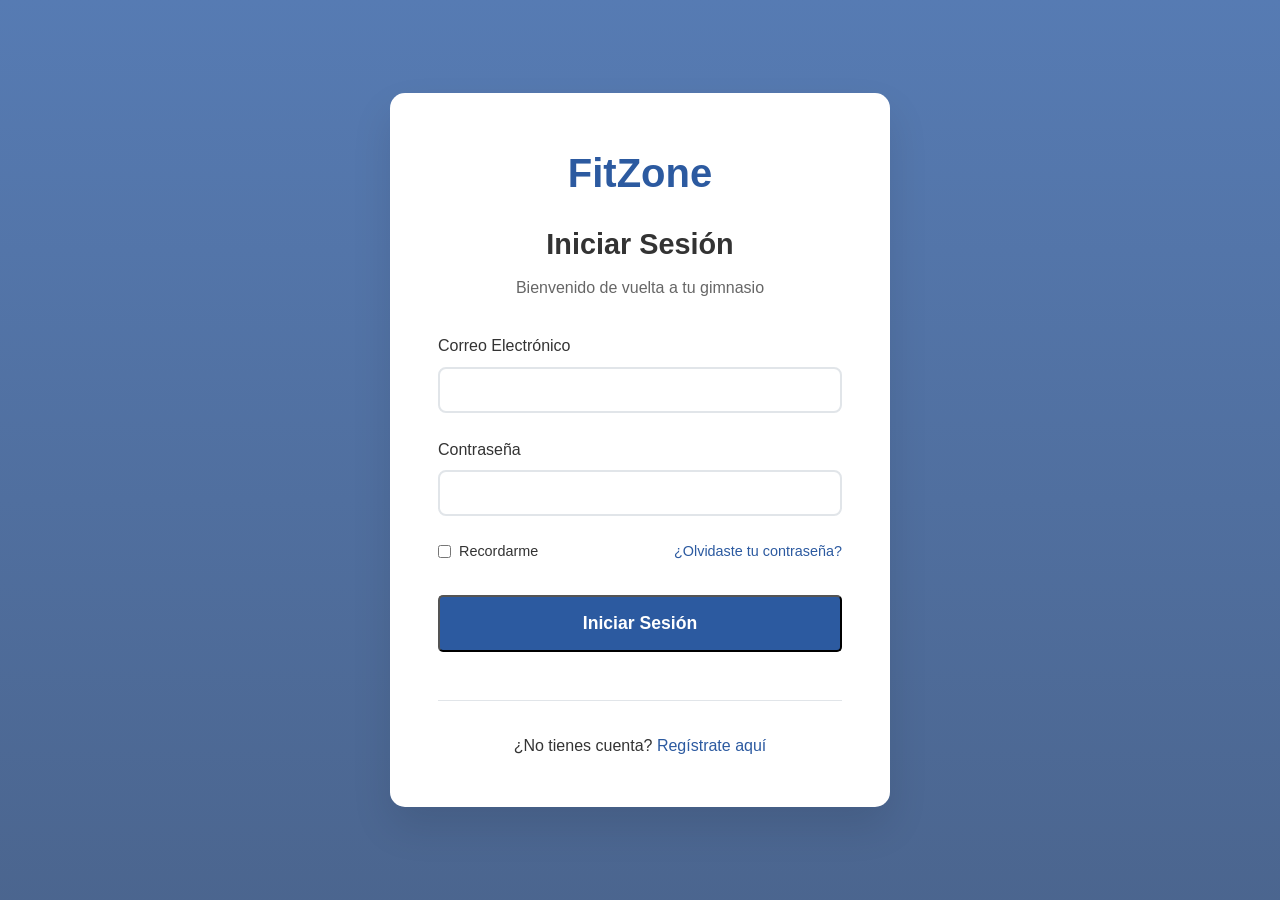
<file: login.html>
<!DOCTYPE html>
<html lang="es">
<head>
    <meta charset="UTF-8">
    <meta name="viewport" content="width=device-width, initial-scale=1.0">
    <title>Iniciar Sesión - FitZone</title>
    <link rel="stylesheet" href="styles.css">
    <link rel="stylesheet" href="auth.css">
</head>
<body>
    <div class="auth-container">
        <div class="auth-card">
            <div class="auth-header">
                <h1><a href="index.html">FitZone</a></h1>
                <h2>Iniciar Sesión</h2>
                <p>Bienvenido de vuelta a tu gimnasio</p>
            </div>
            
            <form class="auth-form" id="loginForm">
                <div class="form-group">
                    <label for="email">Correo Electrónico</label>
                    <input type="email" id="email" name="email" required>
                </div>
                
                <div class="form-group">
                    <label for="password">Contraseña</label>
                    <input type="password" id="password" name="password" required>
                </div>
                
                <div class="form-options">
                    <label class="checkbox-label">
                        <input type="checkbox" name="remember">
                        <span>Recordarme</span>
                    </label>
                    <a href="#" class="forgot-password">¿Olvidaste tu contraseña?</a>
                </div>
                
                <button type="submit" class="btn-primary btn-full">Iniciar Sesión</button>
            </form>
            
            <div class="auth-footer">
                <p>¿No tienes cuenta? <a href="register.html">Regístrate aquí</a></p>
            </div>
        </div>
    </div>
    
    <script src="auth.js"></script>
</body>
</html>
</file>
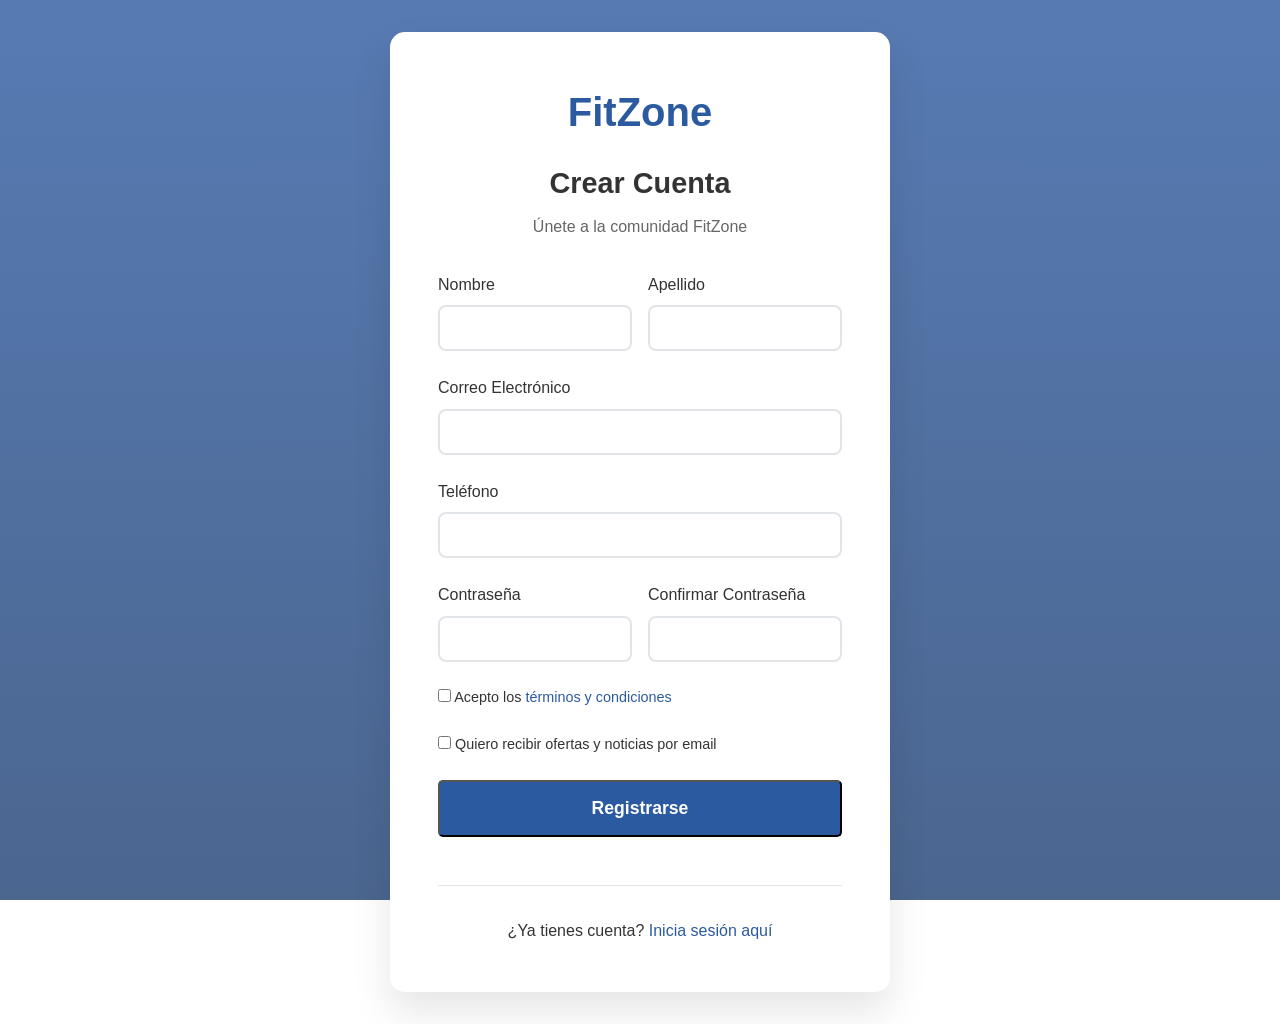
<file: register.html>
<!DOCTYPE html>
<html lang="es">
<head>
    <meta charset="UTF-8">
    <meta name="viewport" content="width=device-width, initial-scale=1.0">
    <title>Registrarse - FitZone</title>
    <link rel="stylesheet" href="styles.css">
    <link rel="stylesheet" href="auth.css">
</head>
<body>
    <div class="auth-container">
        <div class="auth-card">
            <div class="auth-header">
                <h1><a href="index.html">FitZone</a></h1>
                <h2>Crear Cuenta</h2>
                <p>Únete a la comunidad FitZone</p>
            </div>
            
            <form class="auth-form" id="registerForm">
                <div class="form-row">
                    <div class="form-group">
                        <label for="firstName">Nombre</label>
                        <input type="text" id="firstName" name="firstName" required>
                    </div>
                    <div class="form-group">
                        <label for="lastName">Apellido</label>
                        <input type="text" id="lastName" name="lastName" required>
                    </div>
                </div>
                
                <div class="form-group">
                    <label for="email">Correo Electrónico</label>
                    <input type="email" id="email" name="email" required>
                </div>
                
                <div class="form-group">
                    <label for="phone">Teléfono</label>
                    <input type="tel" id="phone" name="phone" required>
                </div>
                
                <div class="form-row">
                    <div class="form-group">
                        <label for="password">Contraseña</label>
                        <input type="password" id="password" name="password" required>
                    </div>
                    <div class="form-group">
                        <label for="confirmPassword">Confirmar Contraseña</label>
                        <input type="password" id="confirmPassword" name="confirmPassword" required>
                    </div>
                </div>
                
                <div class="form-group">
                    <label class="checkbox-label">
                        <input type="checkbox" name="terms" required>
                        <span>Acepto los <a href="#" target="_blank">términos y condiciones</a></span>
                    </label>
                </div>
                
                <div class="form-group">
                    <label class="checkbox-label">
                        <input type="checkbox" name="newsletter">
                        <span>Quiero recibir ofertas y noticias por email</span>
                    </label>
                </div>
                
                <button type="submit" class="btn-primary btn-full">Registrarse</button>
            </form>
            
            <div class="auth-footer">
                <p>¿Ya tienes cuenta? <a href="login.html">Inicia sesión aquí</a></p>
            </div>
        </div>
    </div>
    
    <script src="auth.js"></script>
</body>
</html>
</file>
<file: styles.css>
/* Reset y configuración base */
* {
    margin: 0;
    padding: 0;
    box-sizing: border-box;
}

body {
    font-family: 'Arial', sans-serif;
    line-height: 1.6;
    color: #333;
}

.container {
    max-width: 1200px;
    margin: 0 auto;
    padding: 0 20px;
}

/* Encabezado */
.header {
    background: #fff;
    box-shadow: 0 2px 10px rgba(0,0,0,0.1);
    position: fixed;
    width: 100%;
    top: 0;
    z-index: 1000;
}

.header .container {
    display: flex;
    justify-content: space-between;
    align-items: center;
    padding: 1rem 20px;
}

.logo h1 {
    color: #2c5aa0;
    font-size: 2rem;
    font-weight: bold;
}

.nav ul {
    display: flex;
    list-style: none;
    gap: 2rem;
}

.nav a {
    text-decoration: none;
    color: #333;
    font-weight: 500;
    transition: color 0.3s;
}

.nav a:hover {
    color: #2c5aa0;
}

.auth-buttons {
    display: flex;
    gap: 1rem;
}

/* Botones */
.btn-primary, .btn-secondary, .btn-cta {
    padding: 0.75rem 1.5rem;
    text-decoration: none;
    border-radius: 5px;
    font-weight: 600;
    transition: all 0.3s;
    display: inline-block;
    text-align: center;
}

.btn-primary {
    background: #2c5aa0;
    color: white;
}

.btn-primary:hover {
    background: #1e3f73;
}

.btn-secondary {
    background: transparent;
    color: #2c5aa0;
    border: 2px solid #2c5aa0;
}

.btn-secondary:hover {
    background: #2c5aa0;
    color: white;
}

.btn-cta {
    background: #ff6b35;
    color: white;
    font-size: 1.1rem;
    padding: 1rem 2rem;
}

.btn-cta:hover {
    background: #e55a2b;
    transform: translateY(-2px);
}

/* Sección Hero */
.hero {
    position: relative;
    height: 100vh;
    display: flex;
    align-items: center;
    justify-content: center;
    text-align: center;
    color: white;
    overflow: hidden;
}

.hero-image {
    position: absolute;
    top: 0;
    left: 0;
    width: 100%;
    height: 100%;
    z-index: 1;
}

.hero-image img {
    width: 100%;
    height: 100%;
    object-fit: cover;
    object-position: center;
    filter: brightness(0.4);
}

.hero-image::after {
    content: '';
    position: absolute;
    top: 0;
    left: 0;
    width: 100%;
    height: 100%;
    background: linear-gradient(rgba(44, 90, 160, 0.6), rgba(44, 90, 160, 0.4));
    z-index: 2;
}

.hero-content {
    position: relative;
    z-index: 3;
    max-width: 800px;
    padding: 0 2rem;
}

.hero-content h2 {
    font-size: 3rem;
    margin-bottom: 1rem;
    font-weight: 700;
}

.hero-content p {
    font-size: 1.2rem;
    margin-bottom: 2rem;
    max-width: 600px;
}

/* Planes Destacados */
.featured-plans {
    padding: 5rem 0;
    background: #f8f9fa;
}

.featured-plans h2 {
    text-align: center;
    font-size: 2.5rem;
    margin-bottom: 3rem;
    color: #333;
}

.plans-grid {
    display: grid;
    grid-template-columns: repeat(auto-fit, minmax(320px, 1fr));
    gap: 2rem;
    max-width: 1200px;
    margin: 0 auto;
}

.plan-card {
    background: white;
    padding: 0;
    border-radius: 15px;
    box-shadow: 0 5px 15px rgba(0,0,0,0.1);
    text-align: center;
    transition: transform 0.3s;
    overflow: hidden;
    max-width: 350px;
    margin: 0 auto;
}

.plan-image {
    width: 100%;
    height: 220px;
    overflow: hidden;
    border-radius: 15px 15px 0 0;
}

.plan-image img {
    width: 100%;
    height: 100%;
    object-fit: cover;
    object-position: center;
    transition: transform 0.3s;
}

.plan-card:hover .plan-image img {
    transform: scale(1.05);
}

.plan-card h3,
.plan-card .price,
.plan-card ul,
.plan-card .btn-cart {
    padding-left: 2rem;
    padding-right: 2rem;
}

.plan-card h3 {
    padding-top: 1.5rem;
    font-size: 1.4rem;
    color: #333;
    margin-bottom: 1rem;
}

.plan-card .price {
    font-size: 2rem;
    font-weight: bold;
    color: #2c5aa0;
    margin-bottom: 1.5rem;
}

.plan-card ul {
    list-style: none;
    text-align: left;
    margin-bottom: 2rem;
}

.plan-card .btn-cart {
    margin: 0 2rem 2rem 2rem;
    padding: 0.75rem 1.5rem;
    width: calc(100% - 4rem);
}

.plan-card:hover {
    transform: translateY(-5px);
}

.plan-card.featured {
    border: 3px solid #2c5aa0;
    transform: scale(1.05);
}

.plan-card h3 {
    font-size: 1.5rem;
    margin-bottom: 1rem;
    color: #333;
}

.price {
    font-size: 2rem;
    font-weight: bold;
    color: #2c5aa0;
    margin-bottom: 1.5rem;
}

.plan-card ul {
    list-style: none;
    text-align: left;
}

.plan-card li {
    padding: 0.5rem 0;
    border-bottom: 1px solid #eee;
}

.plan-card li:before {
    content: "✓";
    color: #28a745;
    font-weight: bold;
    margin-right: 0.5rem;
}

/* Testimonios */
.testimonials {
    padding: 5rem 0;
    background: white;
}

.testimonials h2 {
    text-align: center;
    font-size: 2.5rem;
    margin-bottom: 3rem;
    color: #333;
}

.testimonials-grid {
    display: grid;
    grid-template-columns: repeat(auto-fit, minmax(400px, 1fr));
    gap: 2rem;
}

.testimonial {
    background: #f8f9fa;
    padding: 2.5rem;
    border-radius: 15px;
    border-left: 4px solid #2c5aa0;
    text-align: center;
    display: flex;
    flex-direction: column;
    align-items: center;
    max-width: 400px;
    margin: 0 auto;
    box-shadow: 0 5px 15px rgba(0,0,0,0.1);
    transition: transform 0.3s;
}

.testimonial:hover {
    transform: translateY(-5px);
    box-shadow: 0 10px 25px rgba(0,0,0,0.15);
}

.testimonial-image {
    width: 90px;
    height: 90px;
    border-radius: 50%;
    overflow: hidden;
    margin-bottom: 1.5rem;
    border: 4px solid #2c5aa0;
    box-shadow: 0 4px 15px rgba(44, 90, 160, 0.3);
}

.testimonial-image img {
    width: 100%;
    height: 100%;
    object-fit: cover;
    object-position: center;
}

.testimonial p {
    font-style: italic;
    margin-bottom: 1.5rem;
    font-size: 1.1rem;
    text-align: center;
    line-height: 1.6;
    color: #555;
}

.testimonial cite {
    font-weight: bold;
    color: #2c5aa0;
    text-align: center;
    font-size: 1rem;
}

/* Pie de página */
.footer {
    background: #333;
    color: white;
    padding: 3rem 0 1rem;
}

.footer-content {
    display: grid;
    grid-template-columns: repeat(auto-fit, minmax(250px, 1fr));
    gap: 2rem;
    margin-bottom: 2rem;
}

.footer-section h3, .footer-section h4 {
    margin-bottom: 1rem;
    color: #2c5aa0;
}

.social-links {
    display: flex;
    gap: 1rem;
}

.social-links a {
    color: white;
    text-decoration: none;
    transition: color 0.3s;
}

.social-links a:hover {
    color: #2c5aa0;
}

.footer-bottom {
    text-align: center;
    padding-top: 2rem;
    border-top: 1px solid #555;
    color: #ccc;
}

/* Responsive Design */
@media (max-width: 768px) {
    .header .container {
        flex-direction: column;
        gap: 1rem;
    }
    
    .nav ul {
        flex-direction: column;
        text-align: center;
        gap: 1rem;
    }
    
    .hero-content h2 {
        font-size: 2rem;
    }
    
    .hero-content p {
        font-size: 1rem;
    }
    
    .plans-grid {
        grid-template-columns: 1fr;
    }
    
    .plan-card.featured {
        transform: none;
    }
    
    .testimonials-grid {
        grid-template-columns: 1fr;
    }
}

/* Estilos para página de planes */
.plans-section {
    padding: 8rem 0 5rem;
    background: #f8f9fa;
}

.plans-header {
    text-align: center;
    margin-bottom: 4rem;
}

.plans-header h1 {
    font-size: 3rem;
    color: #333;
    margin-bottom: 1rem;
}

.plans-header p {
    font-size: 1.2rem;
    color: #666;
    max-width: 600px;
    margin: 0 auto;
}

.plans-comparison {
    display: grid;
    grid-template-columns: repeat(auto-fit, minmax(320px, 1fr));
    gap: 2rem;
    margin-bottom: 5rem;
}

.plan-column {
    background: white;
    border-radius: 15px;
    padding: 2rem;
    box-shadow: 0 10px 30px rgba(0,0,0,0.1);
    position: relative;
    transition: transform 0.3s;
}

.plan-column:hover {
    transform: translateY(-5px);
}

.plan-column.featured {
    border: 3px solid #2c5aa0;
    transform: scale(1.05);
}

.popular-badge {
    position: absolute;
    top: -15px;
    left: 50%;
    transform: translateX(-50%);
    background: #ff6b35;
    color: white;
    padding: 0.5rem 1.5rem;
    border-radius: 20px;
    font-size: 0.9rem;
    font-weight: bold;
}

.plan-header {
    text-align: center;
    margin-bottom: 2rem;
}

.plan-header h3 {
    font-size: 1.8rem;
    color: #333;
    margin-bottom: 1rem;
}

.plan-price {
    margin-bottom: 1rem;
}

.plan-price .currency {
    font-size: 1.5rem;
    color: #2c5aa0;
    vertical-align: top;
}

.plan-price .amount {
    font-size: 3rem;
    font-weight: bold;
    color: #2c5aa0;
}

.plan-price .period {
    font-size: 1.2rem;
    color: #666;
}

.plan-header p {
    color: #666;
    font-size: 1rem;
}

.plan-features ul {
    list-style: none;
    margin-bottom: 2rem;
}

.plan-features li {
    padding: 0.75rem 0;
    border-bottom: 1px solid #f0f0f0;
    position: relative;
    padding-left: 2rem;
}

.plan-features li.included:before {
    content: "✓";
    position: absolute;
    left: 0;
    color: #28a745;
    font-weight: bold;
    font-size: 1.2rem;
}

.plan-features li.not-included {
    color: #999;
    text-decoration: line-through;
}

.plan-features li.not-included:before {
    content: "✗";
    position: absolute;
    left: 0;
    color: #dc3545;
    font-weight: bold;
    font-size: 1.2rem;
}

.btn-plan {
    width: 100%;
    padding: 1rem;
    border: none;
    border-radius: 8px;
    font-size: 1.1rem;
    font-weight: bold;
    cursor: pointer;
    transition: all 0.3s;
    background: #2c5aa0;
    color: white;
}

.btn-plan:hover {
    background: #1e3f73;
    transform: translateY(-2px);
}

.btn-featured {
    background: #ff6b35;
}

.btn-featured:hover {
    background: #e55a2b;
}

/* Opciones de duración */
.duration-options {
    text-align: center;
    margin-bottom: 4rem;
}

.duration-options h2 {
    font-size: 2.5rem;
    color: #333;
    margin-bottom: 2rem;
}

.duration-grid {
    display: grid;
    grid-template-columns: repeat(auto-fit, minmax(250px, 1fr));
    gap: 2rem;
    max-width: 800px;
    margin: 0 auto;
}

.duration-card {
    background: white;
    padding: 2rem;
    border-radius: 10px;
    box-shadow: 0 5px 15px rgba(0,0,0,0.1);
    transition: transform 0.3s;
}

.duration-card:hover {
    transform: translateY(-3px);
}

.duration-card.popular {
    border: 2px solid #2c5aa0;
}

.duration-card h4 {
    font-size: 1.5rem;
    color: #333;
    margin-bottom: 0.5rem;
}

.duration-card p {
    color: #666;
    margin-bottom: 1rem;
}

.discount {
    background: #28a745;
    color: white;
    padding: 0.5rem 1rem;
    border-radius: 20px;
    font-size: 0.9rem;
    font-weight: bold;
    display: inline-block;
}

/* FAQ Section */
.faq-section {
    padding: 5rem 0;
    background: white;
}

.faq-section h2 {
    text-align: center;
    font-size: 2.5rem;
    color: #333;
    margin-bottom: 3rem;
}

.faq-grid {
    display: grid;
    grid-template-columns: repeat(auto-fit, minmax(400px, 1fr));
    gap: 2rem;
}

.faq-item {
    background: #f8f9fa;
    padding: 2rem;
    border-radius: 10px;
    border-left: 4px solid #2c5aa0;
}

.faq-item h4 {
    color: #333;
    margin-bottom: 1rem;
    font-size: 1.2rem;
}

.faq-item p {
    color: #666;
    line-height: 1.6;
}

/* Responsive para planes */
@media (max-width: 768px) {
    .plans-header h1 {
        font-size: 2rem;
    }
    
    .plan-column.featured {
        transform: none;
    }
    
    .duration-grid {
        grid-template-columns: 1fr;
    }
    
    .faq-grid {
        grid-template-columns: 1fr;
    }
}
/* Estilos para página de galería */
.gallery-section {
    padding: 8rem 0 5rem;
    background: #f8f9fa;
}

.gallery-header {
    text-align: center;
    margin-bottom: 3rem;
}

.gallery-header h1 {
    font-size: 3rem;
    color: #333;
    margin-bottom: 1rem;
}

.gallery-header p {
    font-size: 1.2rem;
    color: #666;
    max-width: 600px;
    margin: 0 auto;
}

.gallery-filters {
    display: flex;
    justify-content: center;
    gap: 1rem;
    margin-bottom: 3rem;
    flex-wrap: wrap;
}

.filter-btn {
    padding: 0.75rem 1.5rem;
    border: 2px solid #2c5aa0;
    background: transparent;
    color: #2c5aa0;
    border-radius: 25px;
    cursor: pointer;
    transition: all 0.3s;
    font-weight: 500;
}

.filter-btn:hover,
.filter-btn.active {
    background: #2c5aa0;
    color: white;
}

.gallery-grid {
    display: grid;
    grid-template-columns: repeat(auto-fit, minmax(320px, 1fr));
    gap: 2rem;
    max-width: 1200px;
    margin: 0 auto;
}

.gallery-item {
    border-radius: 15px;
    overflow: hidden;
    box-shadow: 0 10px 30px rgba(0,0,0,0.1);
    transition: transform 0.3s;
    background: white;
}

.gallery-item:hover {
    transform: translateY(-8px);
    box-shadow: 0 20px 40px rgba(0,0,0,0.15);
}

.gallery-image {
    position: relative;
    height: 240px;
    overflow: hidden;
}

.gallery-image img {
    width: 100%;
    height: 100%;
    object-fit: cover;
    object-position: center;
    transition: transform 0.3s;
}

.gallery-item:hover .gallery-image img {
    transform: scale(1.08);
}

.gallery-overlay {
    position: absolute;
    bottom: 0;
    left: 0;
    right: 0;
    background: linear-gradient(transparent, rgba(0,0,0,0.8));
    color: white;
    padding: 2rem;
    transform: translateY(100%);
    transition: transform 0.3s;
}

.gallery-item:hover .gallery-overlay {
    transform: translateY(0);
}

.gallery-overlay h3 {
    font-size: 1.3rem;
    margin-bottom: 0.5rem;
    color: white;
}

.gallery-overlay p {
    font-size: 0.9rem;
    opacity: 0.9;
    line-height: 1.4;
}
    opacity: 0.9;
}

/* Sección de horarios */
.schedule-section {
    padding: 5rem 0;
    background: white;
}

.schedule-section h2 {
    text-align: center;
    font-size: 2.5rem;
    color: #333;
    margin-bottom: 3rem;
}

.schedule-table {
    overflow-x: auto;
}

.schedule-table table {
    width: 100%;
    border-collapse: collapse;
    background: white;
    border-radius: 10px;
    overflow: hidden;
    box-shadow: 0 10px 30px rgba(0,0,0,0.1);
}

.schedule-table th,
.schedule-table td {
    padding: 1rem;
    text-align: center;
    border-bottom: 1px solid #eee;
}

.schedule-table th {
    background: #2c5aa0;
    color: white;
    font-weight: bold;
}

.schedule-table td {
    font-weight: 500;
}

.class-yoga { background: #e8f5e8; color: #28a745; }
.class-spinning { background: #fff3cd; color: #856404; }
.class-pilates { background: #f8d7da; color: #721c24; }
.class-zumba { background: #d1ecf1; color: #0c5460; }
.class-crossfit { background: #e2e3e5; color: #383d41; }
.class-cardio { background: #fce4ec; color: #880e4f; }

/* Responsive para galería */
@media (max-width: 768px) {
    .gallery-header h1 {
        font-size: 2rem;
    }
    
    .gallery-grid {
        grid-template-columns: 1fr;
    }
    
    .gallery-filters {
        justify-content: center;
    }
    
    .filter-btn {
        padding: 0.5rem 1rem;
        font-size: 0.9rem;
    }
    
    .schedule-table {
        font-size: 0.9rem;
    }
    
    .schedule-table th,
    .schedule-table td {
        padding: 0.5rem;
    }
}
/* Estilos para el carrito de compras */
.cart-container {
    position: relative;
}

.cart-btn {
    background: #2c5aa0;
    color: white;
    border: none;
    padding: 0.75rem 1rem;
    border-radius: 25px;
    cursor: pointer;
    font-size: 1rem;
    font-weight: bold;
    transition: all 0.3s;
    display: flex;
    align-items: center;
    gap: 0.5rem;
}

.cart-btn:hover {
    background: #1e3f73;
    transform: translateY(-2px);
}

#cartCount {
    background: #ff6b35;
    color: white;
    border-radius: 50%;
    padding: 0.2rem 0.5rem;
    font-size: 0.8rem;
    min-width: 20px;
    text-align: center;
}

.btn-cart {
    background: #ff6b35;
    color: white;
    border: none;
    padding: 0.75rem 1.5rem;
    border-radius: 8px;
    cursor: pointer;
    font-weight: bold;
    transition: all 0.3s;
    width: 100%;
    margin-top: 1rem;
}

.btn-cart:hover {
    background: #e55a2b;
    transform: translateY(-2px);
}

/* Modal del carrito */
.cart-modal {
    display: none;
    position: fixed;
    top: 0;
    left: 0;
    width: 100%;
    height: 100%;
    background: rgba(0,0,0,0.5);
    z-index: 10000;
    align-items: center;
    justify-content: center;
    padding: 2rem;
}

.cart-content {
    background: white;
    border-radius: 15px;
    width: 100%;
    max-width: 600px;
    max-height: 80vh;
    overflow: hidden;
    display: flex;
    flex-direction: column;
}

.cart-header {
    display: flex;
    justify-content: space-between;
    align-items: center;
    padding: 1.5rem;
    border-bottom: 1px solid #eee;
    background: #f8f9fa;
}

.cart-header h3 {
    margin: 0;
    color: #333;
}

.cart-close {
    font-size: 2rem;
    cursor: pointer;
    color: #666;
    transition: color 0.3s;
}

.cart-close:hover {
    color: #333;
}

.cart-items {
    flex: 1;
    overflow-y: auto;
    padding: 1rem;
    max-height: 400px;
}

.empty-cart {
    text-align: center;
    padding: 3rem 1rem;
    color: #666;
}

.empty-cart p:first-child {
    font-size: 1.2rem;
    font-weight: bold;
    margin-bottom: 0.5rem;
}

.cart-item {
    display: grid;
    grid-template-columns: 1fr auto auto;
    gap: 1rem;
    align-items: center;
    padding: 1rem;
    border-bottom: 1px solid #eee;
    transition: background 0.3s;
}

.cart-item:hover {
    background: #f8f9fa;
}

.item-info h4 {
    margin: 0 0 0.5rem 0;
    color: #333;
}

.item-price {
    margin: 0;
    color: #666;
    font-size: 0.9rem;
}

.item-controls {
    display: flex;
    align-items: center;
    gap: 0.5rem;
}

.quantity-btn {
    background: #2c5aa0;
    color: white;
    border: none;
    width: 30px;
    height: 30px;
    border-radius: 50%;
    cursor: pointer;
    font-weight: bold;
    transition: background 0.3s;
}

.quantity-btn:hover {
    background: #1e3f73;
}

.quantity {
    font-weight: bold;
    min-width: 30px;
    text-align: center;
}

.remove-btn {
    background: #dc3545;
    color: white;
    border: none;
    width: 30px;
    height: 30px;
    border-radius: 50%;
    cursor: pointer;
    transition: background 0.3s;
}

.remove-btn:hover {
    background: #c82333;
}

.item-total {
    font-weight: bold;
    color: #2c5aa0;
    font-size: 1.1rem;
}

.cart-footer {
    padding: 1.5rem;
    border-top: 1px solid #eee;
    background: #f8f9fa;
}

.cart-total {
    text-align: center;
    margin-bottom: 1rem;
    font-size: 1.2rem;
    color: #333;
}

.cart-actions {
    display: flex;
    gap: 1rem;
    justify-content: center;
}

.cart-actions button {
    flex: 1;
    padding: 0.75rem;
    border: none;
    border-radius: 8px;
    cursor: pointer;
    font-weight: bold;
    transition: all 0.3s;
}

/* Sección de contacto */
.contact-section {
    padding: 5rem 0;
    background: white;
}

.contact-section h2 {
    text-align: center;
    font-size: 2.5rem;
    color: #333;
    margin-bottom: 3rem;
}

.contact-content {
    display: grid;
    grid-template-columns: 1fr 1fr;
    gap: 4rem;
    align-items: start;
}

.contact-info {
    display: flex;
    flex-direction: column;
    gap: 2rem;
}

.contact-item {
    display: flex;
    align-items: flex-start;
    gap: 1rem;
}

.contact-icon {
    font-size: 1.5rem;
    width: 50px;
    height: 50px;
    background: #2c5aa0;
    color: white;
    border-radius: 50%;
    display: flex;
    align-items: center;
    justify-content: center;
    flex-shrink: 0;
}

.contact-item h4 {
    color: #333;
    margin-bottom: 0.5rem;
    font-size: 1.2rem;
}

.contact-item p {
    color: #666;
    margin: 0;
    line-height: 1.6;
}

.contact-form {
    background: #f8f9fa;
    padding: 2rem;
    border-radius: 15px;
}

.contact-form h3 {
    color: #333;
    margin-bottom: 1.5rem;
    text-align: center;
}

.contact-form .form-row {
    display: grid;
    grid-template-columns: 1fr 1fr;
    gap: 1rem;
    margin-bottom: 1rem;
}

.contact-form input,
.contact-form textarea {
    width: 100%;
    padding: 0.75rem;
    border: 2px solid #e1e5e9;
    border-radius: 8px;
    font-size: 1rem;
    transition: border-color 0.3s;
    margin-bottom: 1rem;
}

.contact-form input:focus,
.contact-form textarea:focus {
    outline: none;
    border-color: #2c5aa0;
}

.contact-form textarea {
    resize: vertical;
    min-height: 120px;
}

/* Responsive para carrito y contacto */
@media (max-width: 768px) {
    .auth-buttons {
        flex-direction: column;
        gap: 0.5rem;
        align-items: stretch;
    }
    
    .cart-btn {
        justify-content: center;
    }
    
    .cart-modal {
        padding: 1rem;
    }
    
    .cart-item {
        grid-template-columns: 1fr;
        gap: 0.5rem;
        text-align: center;
    }
    
    .item-controls {
        justify-content: center;
    }
    
    .cart-actions {
        flex-direction: column;
    }
    
    .contact-content {
        grid-template-columns: 1fr;
        gap: 2rem;
    }
    
    .contact-form .form-row {
        grid-template-columns: 1fr;
    }
}
/* Estilos adicionales para navegación mejorada */
.header {
    transition: all 0.3s ease;
}

.header.scrolled {
    background: rgba(255, 255, 255, 0.95);
    backdrop-filter: blur(10px);
    box-shadow: 0 2px 20px rgba(0,0,0,0.15);
}

.nav a.active {
    color: #2c5aa0;
    position: relative;
}

.nav a.active::after {
    content: '';
    position: absolute;
    bottom: -5px;
    left: 0;
    width: 100%;
    height: 2px;
    background: #2c5aa0;
    border-radius: 2px;
}

.hamburger {
    display: none !important;
}

/* Menú móvil */
@media (max-width: 768px) {
    .hamburger {
        display: block !important;
    }
    
    .nav {
        position: absolute;
        top: 100%;
        left: 0;
        right: 0;
        background: white;
        box-shadow: 0 5px 15px rgba(0,0,0,0.1);
        transform: translateY(-100%);
        opacity: 0;
        visibility: hidden;
        transition: all 0.3s ease;
    }
    
    .nav.mobile-open {
        transform: translateY(0);
        opacity: 1;
        visibility: visible;
    }
    
    .nav ul {
        flex-direction: column;
        padding: 1rem 0;
    }
    
    .nav li {
        text-align: center;
        border-bottom: 1px solid #eee;
    }
    
    .nav a {
        display: block;
        padding: 1rem;
        color: #333;
    }
    
    .nav a:hover {
        background: #f8f9fa;
    }
    
    .header .container {
        position: relative;
    }
}

/* Animaciones adicionales */
@keyframes fadeInUp {
    from {
        opacity: 0;
        transform: translateY(30px);
    }
    to {
        opacity: 1;
        transform: translateY(0);
    }
}

.plan-card,
.testimonial,
.contact-item {
    animation: fadeInUp 0.6s ease-out;
}

/* Efectos hover mejorados */
.plan-card:hover {
    transform: translateY(-10px);
    box-shadow: 0 20px 40px rgba(0,0,0,0.15);
}

.btn-cart:hover {
    transform: translateY(-3px);
    box-shadow: 0 10px 20px rgba(255, 107, 53, 0.3);
}

.cart-btn:hover {
    transform: translateY(-3px);
    box-shadow: 0 10px 20px rgba(44, 90, 160, 0.3);
}

/* Mejoras visuales para el carrito */
.cart-item {
    border-radius: 8px;
    margin-bottom: 0.5rem;
}

.cart-item:last-child {
    border-bottom: none;
    margin-bottom: 0;
}

/* Indicador de carga */
.loading {
    display: inline-block;
    width: 20px;
    height: 20px;
    border: 3px solid #f3f3f3;
    border-top: 3px solid #2c5aa0;
    border-radius: 50%;
    animation: spin 1s linear infinite;
}

@keyframes spin {
    0% { transform: rotate(0deg); }
    100% { transform: rotate(360deg); }
}

/* Estilos para mensajes de estado */
.message-container {
    position: fixed;
    top: 20px;
    right: 20px;
    z-index: 10001;
    pointer-events: none;
}

/* Mejoras para formularios */
.contact-form input:focus,
.contact-form textarea:focus {
    border-color: #2c5aa0;
    box-shadow: 0 0 0 3px rgba(44, 90, 160, 0.1);
}

/* Scroll suave para toda la página */
html {
    scroll-behavior: smooth;
}

/* Efectos de parallax ligero */
.hero {
    background-attachment: fixed;
}

@media (max-width: 768px) {
    .hero {
        background-attachment: scroll;
    }
}
/* Estilos para imágenes grandes de planes */
.plan-image-large {
    width: 100%;
    height: 220px;
    overflow: hidden;
    border-radius: 15px 15px 0 0;
}

.plan-image-large img {
    width: 100%;
    height: 100%;
    object-fit: cover;
    object-position: center;
    transition: transform 0.3s;
}

.plan-column:hover .plan-image-large img {
    transform: scale(1.05);
}

.plan-column {
    overflow: hidden;
    border-radius: 15px;
    max-width: 380px;
    margin: 0 auto;
    background: white;
    box-shadow: 0 10px 30px rgba(0,0,0,0.1);
    transition: transform 0.3s;
}

.plan-column:hover {
    transform: translateY(-8px);
    box-shadow: 0 20px 40px rgba(0,0,0,0.15);
}

.plans-comparison {
    display: grid;
    grid-template-columns: repeat(auto-fit, minmax(320px, 1fr));
    gap: 2rem;
    max-width: 1200px;
    margin: 0 auto;
}

.plan-header {
    padding: 2rem 1.5rem 1rem;
    text-align: center;
}

.plan-features {
    padding: 0 1.5rem;
}

.btn-plan {
    margin: 1.5rem;
    width: calc(100% - 3rem);
}
/* Responsive mejorado para imágenes */
@media (max-width: 768px) {
    .hero-content h2 {
        font-size: 2.2rem;
    }
    
    .hero-content p {
        font-size: 1rem;
    }
    
    .plan-card {
        max-width: 100%;
    }
    
    .plan-image {
        height: 180px;
    }
    
    .gallery-image {
        height: 200px;
    }
    
    .testimonial {
        max-width: 100%;
        padding: 2rem;
    }
    
    .testimonial-image {
        width: 70px;
        height: 70px;
    }
    
    .plan-column {
        max-width: 100%;
    }
    
    .plan-image-large {
        height: 180px;
    }
}

@media (max-width: 480px) {
    .hero-content h2 {
        font-size: 1.8rem;
    }
    
    .plan-image {
        height: 160px;
    }
    
    .gallery-image {
        height: 180px;
    }
    
    .plan-image-large {
        height: 160px;
    }
}

/* Estilos para la Tienda */
.shop-section {
    padding: 8rem 0 5rem;
    background: #f8f9fa;
}

.shop-header {
    text-align: center;
    margin-bottom: 3rem;
}

.shop-header h1 {
    font-size: 3rem;
    color: #333;
    margin-bottom: 1rem;
}

.shop-header p {
    font-size: 1.2rem;
    color: #666;
    max-width: 600px;
    margin: 0 auto;
}

.shop-filters {
    display: flex;
    justify-content: center;
    gap: 1rem;
    margin-bottom: 3rem;
    flex-wrap: wrap;
}

.products-grid {
    display: grid;
    grid-template-columns: repeat(auto-fill, minmax(280px, 1fr));
    gap: 2rem;
    max-width: 1400px;
    margin: 0 auto;
}

.product-card {
    background: white;
    border-radius: 15px;
    overflow: hidden;
    box-shadow: 0 5px 15px rgba(0,0,0,0.1);
    transition: transform 0.3s, box-shadow 0.3s;
    display: flex;
    flex-direction: column;
}

.product-card:hover {
    transform: translateY(-8px);
    box-shadow: 0 15px 30px rgba(0,0,0,0.15);
}

.product-image {
    position: relative;
    width: 100%;
    height: 220px;
    overflow: hidden;
}

.product-image img {
    width: 100%;
    height: 100%;
    object-fit: cover;
    object-position: center;
    transition: transform 0.3s;
}

.product-card:hover .product-image img {
    transform: scale(1.05);
}

.product-badge {
    position: absolute;
    top: 10px;
    right: 10px;
    background: #ff6b35;
    color: white;
    padding: 0.4rem 0.8rem;
    border-radius: 20px;
    font-size: 0.8rem;
    font-weight: bold;
    z-index: 2;
}

.product-badge.new {
    background: #28a745;
}

.product-info {
    padding: 1.5rem;
    display: flex;
    flex-direction: column;
    flex: 1;
}

.product-info h3 {
    font-size: 1.2rem;
    color: #333;
    margin-bottom: 0.5rem;
    min-height: 2.4rem;
}

.product-description {
    color: #666;
    font-size: 0.9rem;
    margin-bottom: 1rem;
    line-height: 1.4;
    flex: 1;
}

.product-price {
    font-size: 1.8rem;
    font-weight: bold;
    color: #2c5aa0;
    margin-bottom: 1rem;
}

.product-info .btn-cart {
    width: 100%;
    margin: 0;
    padding: 0.75rem;
    font-size: 0.95rem;
}

/* Responsive para tienda */
@media (max-width: 768px) {
    .shop-header h1 {
        font-size: 2rem;
    }
    
    .products-grid {
        grid-template-columns: repeat(auto-fill, minmax(250px, 1fr));
        gap: 1.5rem;
    }
    
    .product-image {
        height: 180px;
    }
}

@media (max-width: 480px) {
    .products-grid {
        grid-template-columns: 1fr;
    }
    
    .product-card {
        max-width: 100%;
    }
}

/* Estilos para menú de usuario */
.user-menu {
    position: relative;
    margin-right: 1rem;
}

.user-btn {
    display: flex;
    align-items: center;
    gap: 0.5rem;
    background: #2c5aa0;
    color: white;
    border: none;
    padding: 0.75rem 1.25rem;
    border-radius: 25px;
    cursor: pointer;
    font-weight: 600;
    transition: all 0.3s;
}

.user-btn:hover {
    background: #1e3f73;
    transform: translateY(-2px);
}

.user-icon {
    font-size: 1.2rem;
}

.user-name {
    font-size: 0.95rem;
}

.user-dropdown {
    position: absolute;
    top: 100%;
    right: 0;
    margin-top: 0.5rem;
    background: white;
    border-radius: 10px;
    box-shadow: 0 10px 30px rgba(0,0,0,0.15);
    min-width: 200px;
    opacity: 0;
    visibility: hidden;
    transform: translateY(-10px);
    transition: all 0.3s;
    z-index: 1000;
}

.user-dropdown.show {
    opacity: 1;
    visibility: visible;
    transform: translateY(0);
}

.dropdown-item {
    display: block;
    padding: 0.75rem 1.25rem;
    color: #333;
    text-decoration: none;
    transition: background 0.3s;
    font-size: 0.95rem;
}

.dropdown-item:first-child {
    border-radius: 10px 10px 0 0;
}

.dropdown-item:last-child {
    border-radius: 0 0 10px 10px;
}

.dropdown-item:hover {
    background: #f8f9fa;
    color: #2c5aa0;
}

.user-dropdown hr {
    margin: 0.5rem 0;
    border: none;
    border-top: 1px solid #eee;
}

#logoutBtn {
    color: #dc3545;
}

#logoutBtn:hover {
    background: #fff5f5;
}

/* Responsive para menú de usuario */
@media (max-width: 768px) {
    .user-btn {
        padding: 0.6rem 1rem;
        font-size: 0.9rem;
    }
    
    .user-name {
        display: none;
    }
    
    .user-icon {
        font-size: 1.5rem;
    }
    
    .user-dropdown {
        right: -10px;
    }
}


/* ===================================
   SECCIÓN DE EJERCICIOS
   =================================== */

.exercises-section {
    padding: 80px 0;
    background: linear-gradient(135deg, #f5f7fa 0%, #c3cfe2 100%);
}

.exercises-header {
    text-align: center;
    margin-bottom: 50px;
}

.exercises-header h1 {
    font-size: 2.5rem;
    color: #2c5aa0;
    margin-bottom: 15px;
}

.exercises-header p {
    font-size: 1.1rem;
    color: #666;
}

.exercise-filters {
    display: flex;
    justify-content: center;
    gap: 15px;
    margin-bottom: 50px;
    flex-wrap: wrap;
}

.exercises-grid {
    display: grid;
    grid-template-columns: repeat(auto-fill, minmax(300px, 1fr));
    gap: 30px;
    margin-top: 40px;
}

.exercise-card {
    background: white;
    border-radius: 12px;
    overflow: hidden;
    box-shadow: 0 4px 15px rgba(0, 0, 0, 0.1);
    transition: all 0.3s ease;
    opacity: 1;
    transform: scale(1);
}

.exercise-card:hover {
    transform: translateY(-10px);
    box-shadow: 0 8px 25px rgba(0, 0, 0, 0.15);
}

.exercise-image {
    position: relative;
    height: 240px;
    overflow: hidden;
}

.exercise-image img {
    width: 100%;
    height: 100%;
    object-fit: cover;
    object-position: center;
    transition: transform 0.3s ease;
}

.exercise-card:hover .exercise-image img {
    transform: scale(1.1);
}

.level-badge {
    position: absolute;
    top: 15px;
    right: 15px;
    padding: 8px 16px;
    border-radius: 20px;
    font-size: 0.85rem;
    font-weight: 600;
    text-transform: uppercase;
    letter-spacing: 0.5px;
}

.level-badge.beginner {
    background: #4caf50;
    color: white;
}

.level-badge.intermediate {
    background: #ff9800;
    color: white;
}

.level-badge.advanced {
    background: #f44336;
    color: white;
}

.exercise-info {
    padding: 25px;
}

.exercise-info h3 {
    font-size: 1.4rem;
    color: #2c5aa0;
    margin-bottom: 12px;
}

.exercise-description {
    color: #666;
    line-height: 1.6;
    margin-bottom: 20px;
    font-size: 0.95rem;
}

.exercise-details {
    display: flex;
    gap: 15px;
    flex-wrap: wrap;
}

.detail-item {
    display: inline-flex;
    align-items: center;
    padding: 8px 14px;
    background: #f5f7fa;
    border-radius: 20px;
    font-size: 0.85rem;
    color: #555;
    font-weight: 500;
}

/* ===================================
   SECCIÓN DE CONSEJOS
   =================================== */

.tips-section {
    padding: 80px 0;
    background: white;
}

.tips-section h2 {
    text-align: center;
    font-size: 2.2rem;
    color: #2c5aa0;
    margin-bottom: 50px;
}

.tips-grid {
    display: grid;
    grid-template-columns: repeat(auto-fit, minmax(250px, 1fr));
    gap: 30px;
}

.tip-card {
    text-align: center;
    padding: 40px 30px;
    background: linear-gradient(135deg, #667eea 0%, #764ba2 100%);
    border-radius: 12px;
    color: white;
    transition: transform 0.3s ease;
}

.tip-card:hover {
    transform: translateY(-5px);
}

.tip-icon {
    font-size: 3rem;
    margin-bottom: 20px;
}

.tip-card h4 {
    font-size: 1.3rem;
    margin-bottom: 15px;
}

.tip-card p {
    font-size: 0.95rem;
    line-height: 1.6;
    opacity: 0.95;
}

/* Responsive para ejercicios */
@media (max-width: 768px) {
    .exercises-header h1 {
        font-size: 2rem;
    }

    .exercises-grid {
        grid-template-columns: 1fr;
        gap: 20px;
    }

    .exercise-filters {
        gap: 10px;
    }

    .tips-grid {
        grid-template-columns: 1fr;
        gap: 20px;
    }
}
</file>
<file: auth.css>
/* Estilos para páginas de autenticación */
.auth-container {
    min-height: 100vh;
    display: flex;
    align-items: center;
    justify-content: center;
    background: linear-gradient(rgba(44, 90, 160, 0.8), rgba(30, 63, 115, 0.8)), 
                url('https://cdn.pixabay.com/photo/2016/11/19/12/43/barbell-1839086_1280.jpg');
    background-size: cover;
    background-position: center;
    background-attachment: fixed;
    padding: 2rem;
}

.auth-card {
    background: white;
    border-radius: 15px;
    box-shadow: 0 20px 40px rgba(0,0,0,0.1);
    padding: 3rem;
    width: 100%;
    max-width: 500px;
}

.auth-header {
    text-align: center;
    margin-bottom: 2rem;
}

.auth-header h1 a {
    color: #2c5aa0;
    text-decoration: none;
    font-size: 2.5rem;
    font-weight: bold;
}

.auth-header h2 {
    color: #333;
    margin: 1rem 0 0.5rem;
    font-size: 1.8rem;
}

.auth-header p {
    color: #666;
    font-size: 1rem;
}

.auth-form {
    margin-bottom: 2rem;
}

.form-row {
    display: grid;
    grid-template-columns: 1fr 1fr;
    gap: 1rem;
}

.form-group {
    margin-bottom: 1.5rem;
}

.form-group label {
    display: block;
    margin-bottom: 0.5rem;
    color: #333;
    font-weight: 500;
}

.form-group input[type="text"],
.form-group input[type="email"],
.form-group input[type="password"],
.form-group input[type="tel"] {
    width: 100%;
    padding: 0.75rem;
    border: 2px solid #e1e5e9;
    border-radius: 8px;
    font-size: 1rem;
    transition: border-color 0.3s;
}

.form-group input:focus {
    outline: none;
    border-color: #2c5aa0;
}

.checkbox-label {
    display: flex;
    align-items: center;
    gap: 0.5rem;
    cursor: pointer;
    font-size: 0.9rem;
}

.checkbox-label input[type="checkbox"] {
    width: auto;
}

.checkbox-label a {
    color: #2c5aa0;
    text-decoration: none;
}

.checkbox-label a:hover {
    text-decoration: underline;
}

.form-options {
    display: flex;
    justify-content: space-between;
    align-items: center;
    margin-bottom: 2rem;
    font-size: 0.9rem;
}

.forgot-password {
    color: #2c5aa0;
    text-decoration: none;
}

.forgot-password:hover {
    text-decoration: underline;
}

.btn-full {
    width: 100%;
    padding: 1rem;
    font-size: 1.1rem;
    margin-bottom: 1rem;
}

.auth-footer {
    text-align: center;
    padding-top: 2rem;
    border-top: 1px solid #e1e5e9;
}

.auth-footer a {
    color: #2c5aa0;
    text-decoration: none;
    font-weight: 500;
}

.auth-footer a:hover {
    text-decoration: underline;
}

/* Responsive */
@media (max-width: 768px) {
    .auth-container {
        padding: 1rem;
    }
    
    .auth-card {
        padding: 2rem;
    }
    
    .form-row {
        grid-template-columns: 1fr;
    }
    
    .form-options {
        flex-direction: column;
        gap: 1rem;
        align-items: flex-start;
    }
}
</file>
